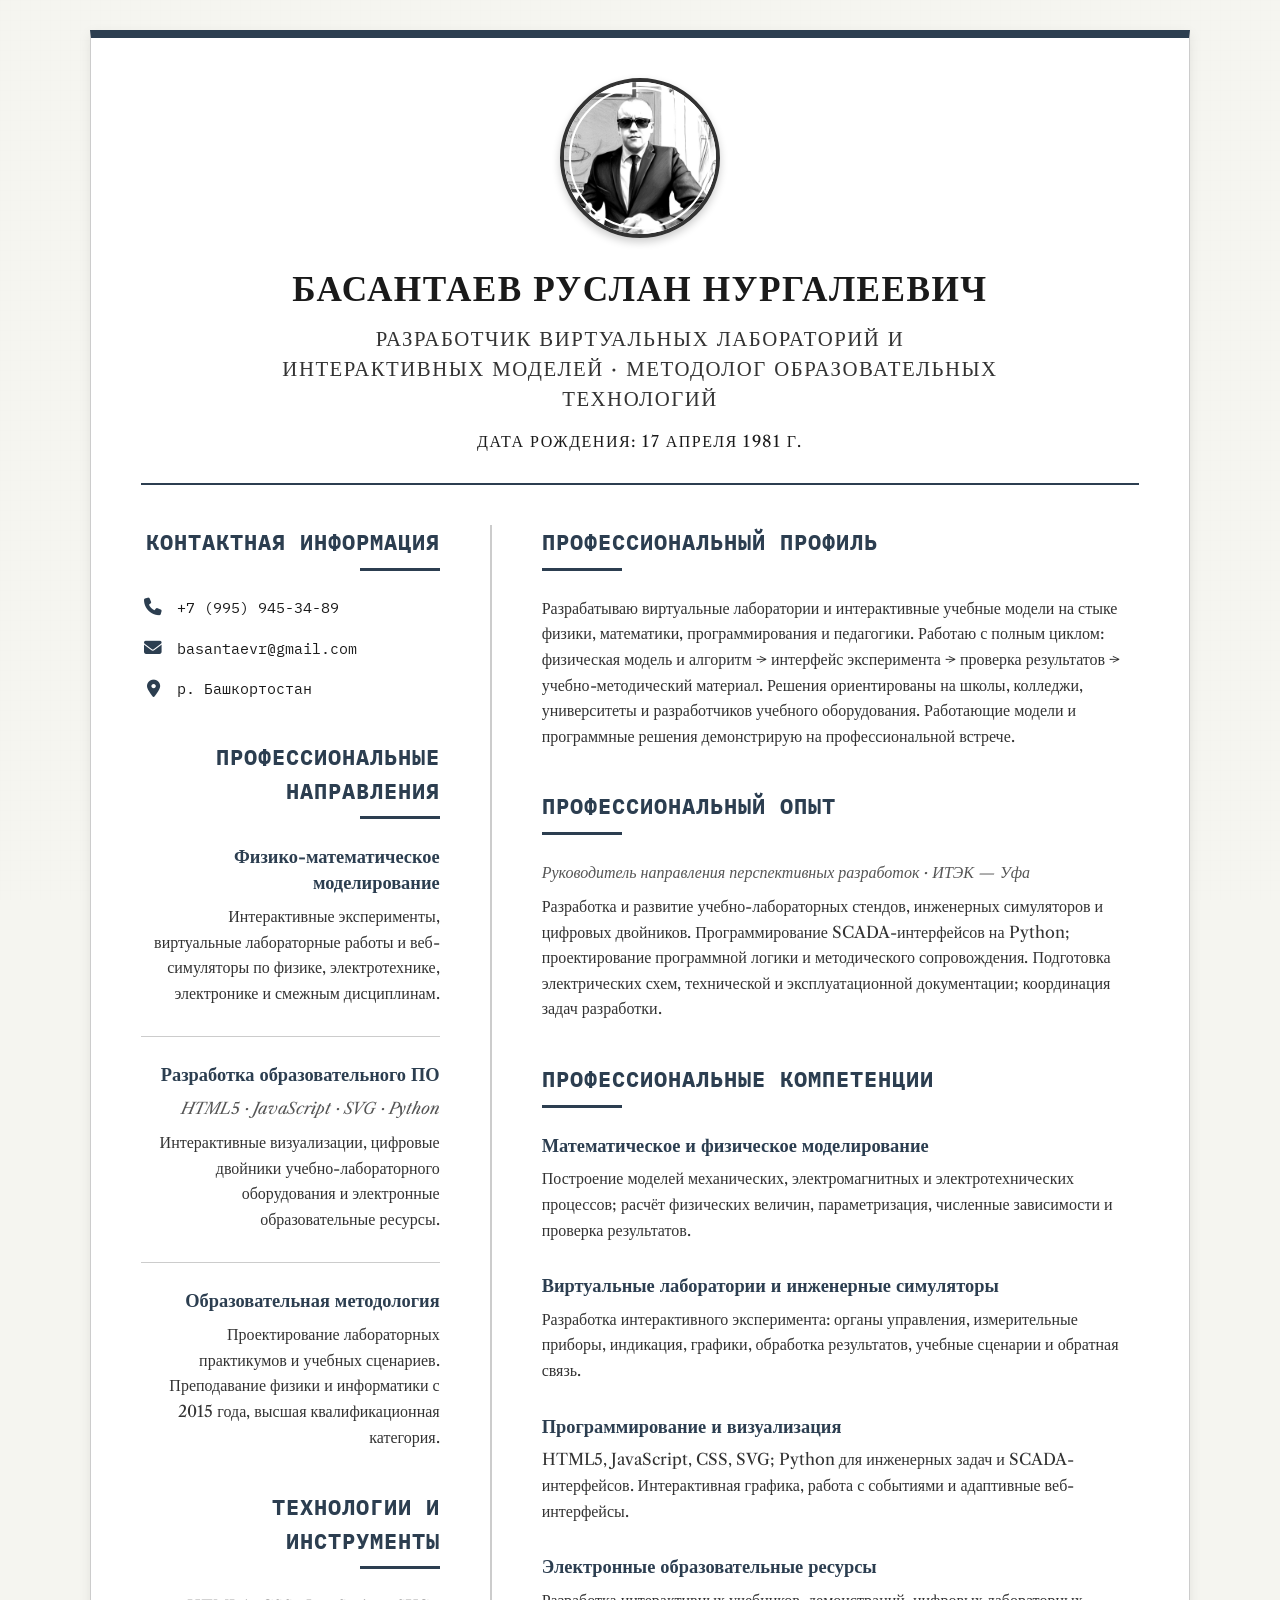
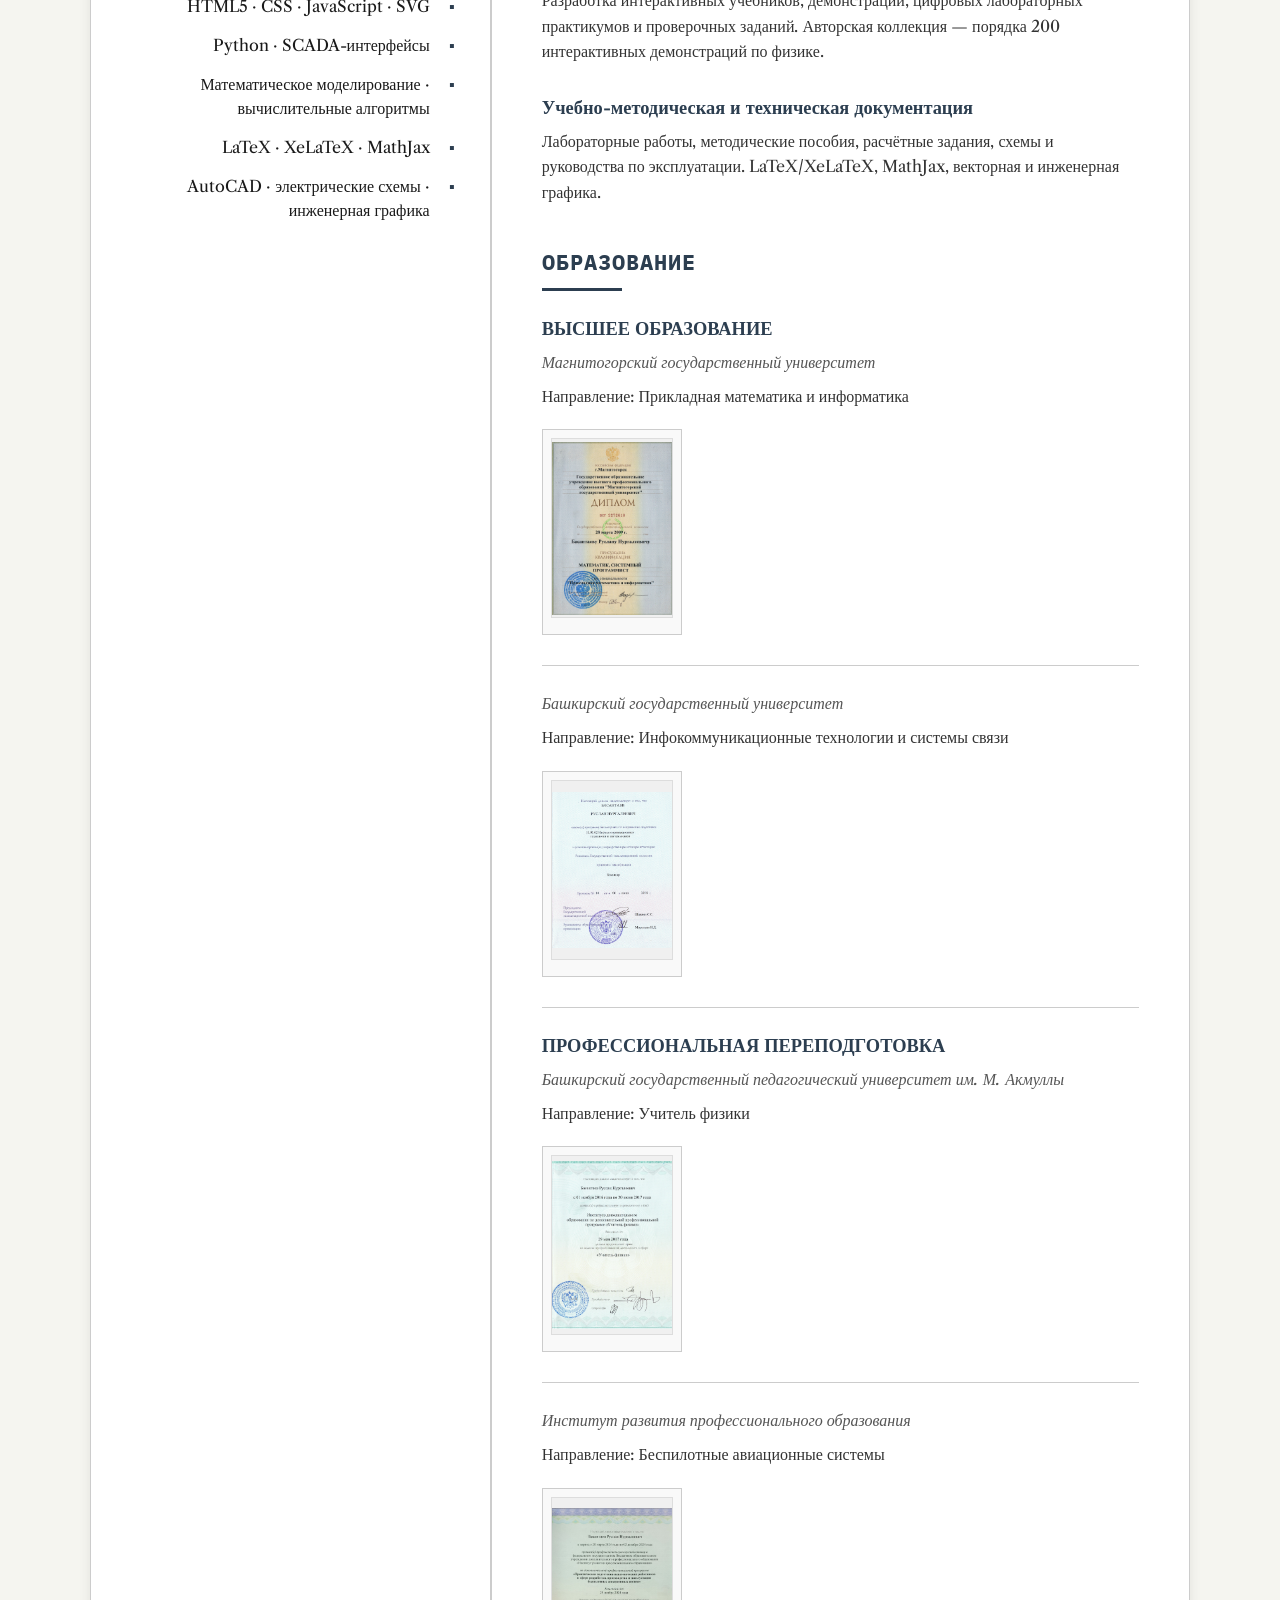
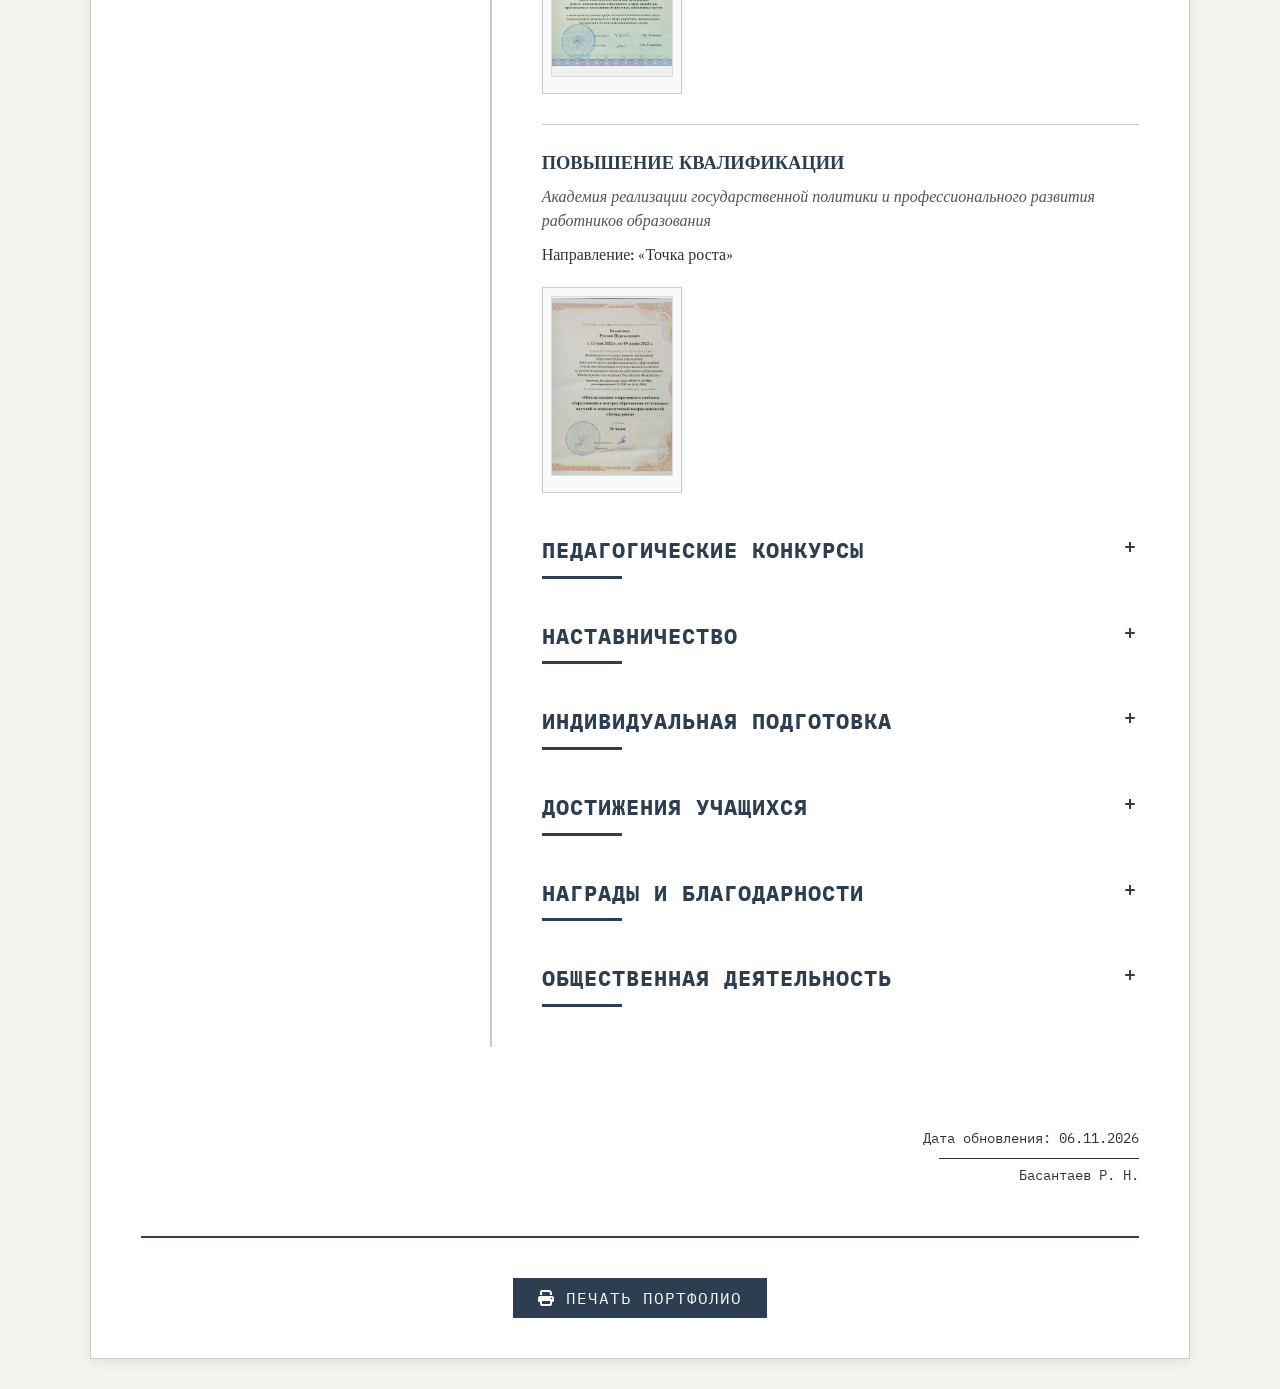
<file: resume1/index.html>
<!DOCTYPE html>

<html lang="ru">
<head>
<meta charset="utf-8"/>
<meta content="width=device-width, initial-scale=1.0" name="viewport"/>
<title>Резюме и портфолио | Басантаев Руслан Нургалеевич</title>
<link href="https://cdnjs.cloudflare.com/ajax/libs/font-awesome/6.4.0/css/all.min.css" rel="stylesheet"/>
<style>
        /* Шрифты */
        @import url('https://fonts.googleapis.com/css2?family=Libre+Caslon+Text:ital,wght@0,400;0,700;1,400&display=swap');
        @import url('https://fonts.googleapis.com/css2?family=IBM+Plex+Mono:wght@300;400;500&display=swap');
        
        * {
            margin: 0;
            padding: 0;
            box-sizing: border-box;
        }
        
        body {
            background-color: #f5f5f0;
            color: #1a1a1a;
            line-height: 1.5;
            font-family: 'Libre Caslon Text', 'Times New Roman', Times, serif;
            font-size: 16px;
            padding: 30px;
            position: relative;
        }
        
        /* Эффект бумаги */
        body:before {
            content: "";
            position: fixed;
            top: 0;
            left: 0;
            width: 100%;
            height: 100%;
            background-image: url('data:image/svg+xml;utf8,<svg width="100" height="100" xmlns="http://www.w3.org/2000/svg"><defs><pattern id="grid" width="10" height="10" patternUnits="userSpaceOnUse"><path d="M 10 0 L 0 0 0 10" fill="none" stroke="rgba(0,0,0,0.05)" stroke-width="0.5"/></pattern></defs><rect width="100%" height="100%" fill="url(%23grid)"/></svg>');
            opacity: 0.3;
            z-index: -1;
            pointer-events: none;
        }
        
        .resume-container {
            max-width: 1100px;
            margin: 0 auto;
            background-color: #ffffff;
            border: 1px solid #cccccc;
            box-shadow: 0 4px 12px rgba(0, 0, 0, 0.08);
            position: relative;
            padding: 40px 50px;
            border-top: 8px solid #2c3e50;
        }
        
        /* Секция с фото */
        .photo-section {
            text-align: center;
            margin-bottom: 40px;
            padding-bottom: 30px;
            border-bottom: 2px solid #2c3e50;
        }
        
        .photo-frame {
            width: 160px;
            height: 160px;
            border-radius: 50%;
            border: 4px solid #333333;
            margin: 0 auto 25px;
            overflow: hidden;
            box-shadow: 0 4px 8px rgba(0, 0, 0, 0.2);
            position: relative;
        }
        
        .photo-frame:before {
            content: "";
            position: absolute;
            top: 5px;
            left: 5px;
            right: 5px;
            bottom: 5px;
            border: 2px solid #ffffff;
            border-radius: 50%;
            z-index: 1;
        }
        
        .photo {
            width: 100%;
            height: 100%;
            object-fit: cover;
            filter: grayscale(30%);
        }
        
        .name-title {
            text-transform: uppercase;
            letter-spacing: 1.5px;
        }
        
        .name {
            font-size: 2.2rem;
            font-weight: 700;
            margin-bottom: 8px;
            color: #1a1a1a;
            font-family: 'Libre Caslon Text', 'Times New Roman', Times, serif;
        }
        
        .title {
            font-size: 1.3rem;
            font-weight: 400;
            color: #333333;
            margin-bottom: 15px;
            position: relative;
            display: inline-block;
            padding: 0 20px;
        }
        
        /* Основной контент */
        .content {
            display: flex;
            position: relative;
            margin-top: 20px;
        }
        
        /* Левая колонка */
        .left-column {
            flex: 1;
            padding-right: 50px;
            border-right: 2px solid #cccccc;
            text-align: right;
        }
        
        /* Правая колонка */
        .right-column {
            flex: 2;
            padding-left: 50px;
        }
        
        /* Секции */
        .section {
            margin-bottom: 40px;
            position: relative;
        }
        
        .section-title {
            font-size: 1.4rem;
            color: #2c3e50;
            margin-bottom: 25px;
            position: relative;
            padding-bottom: 12px;
            font-weight: 700;
            text-transform: uppercase;
            letter-spacing: 1px;
            font-family: 'IBM Plex Mono', 'Courier New', monospace;
        }
        
        .left-column .section-title {
            text-align: right;
        }
        
        .right-column .section-title {
            text-align: left;
        }
        
        .section-title:after {
            content: '';
            position: absolute;
            bottom: 0;
            height: 3px;
            background-color: #2c3e50;
        }
        
        .left-column .section-title:after {
            right: 0;
            width: 80px;
        }
        
        .right-column .section-title:after {
            left: 0;
            width: 80px;
        }
        
        /* Элементы в секциях */
        .item {
            margin-bottom: 30px;
            position: relative;
        }
        
        .item-title {
            font-weight: 700;
            font-size: 1.15rem;
            color: #2c3e50;
            margin-bottom: 8px;
            line-height: 1.4;
        }
        
        .item-subtitle {
            color: #555555;
            margin-bottom: 10px;
            font-style: italic;
        }
        
        .item-date {
            color: #2c3e50;
            font-size: 0.95rem;
            font-weight: 500;
            margin-bottom: 12px;
            font-family: 'IBM Plex Mono', 'Courier New', monospace;
        }
        
        .item-description {
            color: #333333;
            line-height: 1.6;
        }
        
        /* Контактная информация */
        .contact-info {
            list-style: none;
        }
        
        .contact-info li {
            margin-bottom: 18px;
            display: flex;
            align-items: center;
            justify-content: flex-end;
            font-family: 'IBM Plex Mono', 'Courier New', monospace;
            font-size: 0.95rem;
        }
        
        .left-column .contact-info li {
            flex-direction: row-reverse;
        }
        
        .contact-info i {
            color: #2c3e50;
            margin-left: 12px;
            font-size: 1.1rem;
            width: 24px;
            text-align: center;
        }
        
        .left-column .contact-info i {
            margin-left: 0;
            margin-right: 12px;
        }
        
        /* Навыки */
        .skill-list {
            list-style: none;
        }
        
        .skill-list li {
            margin-bottom: 15px;
            position: relative;
            padding-right: 10px;
        }
        
        .skill-list li:before {
            content: "▪";
            position: absolute;
            right: -15px;
            color: #2c3e50;
        }
        
        /* Достижения и награды */
        .achievement-list {
            list-style: none;
            counter-reset: achievement-counter;
            padding-left: 0;
        }
        
        .achievement-list li {
            margin-bottom: 18px;
            position: relative;
            padding-left: 35px;
            padding-right: 10px;
            counter-increment: achievement-counter;
        }
        
        .achievement-list li:before {
            content: counter(achievement-counter) ".";
            position: absolute;
            left: 0;
            top: 0;
            font-weight: 700;
            color: #2c3e50;
            font-family: 'IBM Plex Mono', 'Courier New', monospace;
            font-size: 1rem;
        }
        
        /* Галерея документов */
        .document-gallery {
            display: flex;
            flex-wrap: wrap;
            gap: 15px;
            margin-top: 20px;
        }
        
        .document-item {
            width: 140px;
            text-align: center;
            cursor: pointer;
            transition: transform 0.3s;
            border: 1px solid #cccccc;
            padding: 8px;
            background-color: #f9f9f9;
        }
        
        .document-item:hover {
            transform: translateY(-3px);
            box-shadow: 0 3px 8px rgba(0, 0, 0, 0.1);
        }
        
        .document-preview {
            width: 100%;
            height: 180px;
            background-color: #f0f0f0;
            display: flex;
            align-items: center;
            justify-content: center;
            margin-bottom: 8px;
            overflow: hidden;
            border: 1px solid #dddddd;
        }
        
        .document-preview img {
            max-width: 100%;
            max-height: 100%;
            object-fit: contain;
        }
        
        .document-name {
            font-size: 0.85rem;
            color: #555555;
            font-family: 'IBM Plex Mono', 'Courier New', monospace;
            line-height: 1.3;
        }
        
        /* Таблица достижений учеников */
        .achievements-table {
            width: 100%;
            border-collapse: collapse;
            margin-top: 20px;
            font-family: 'IBM Plex Mono', 'Courier New', monospace;
            font-size: 0.9rem;
        }
        
        .achievements-table th {
            background-color: #f0f0f0;
            border: 1px solid #cccccc;
            padding: 12px 15px;
            text-align: left;
            font-weight: 700;
            color: #2c3e50;
        }
        
        .achievements-table td {
            border: 1px solid #cccccc;
            padding: 12px 15px;
            vertical-align: top;
        }
        
        .achievements-table tr:nth-child(even) {
            background-color: #f9f9f9;
        }
        
        .achievements-table tr:hover {
            background-color: #f0f0f0;
        }
        
        /* Модальное окно для документов */
        .modal {
            display: none;
            position: fixed;
            z-index: 1000;
            left: 0;
            top: 0;
            width: 100%;
            height: 100%;
            background-color: rgba(0, 0, 0, 0.85);
            justify-content: center;
            align-items: center;
        }
        
        .modal-content {
            max-width: 90%;
            max-height: 90%;
            background-color: #ffffff;
            border-radius: 0;
            overflow: hidden;
            position: relative;
            border: 2px solid #2c3e50;
        }
        
        .modal-image {
            width: 100%;
            height: auto;
            display: block;
        }
        
        .close-modal {
            position: absolute;
            top: 10px;
            right: 15px;
            background-color: rgba(44, 62, 80, 0.8);
            color: white;
            border: none;
            width: 30px;
            height: 30px;
            font-size: 1.2rem;
            cursor: pointer;
            display: flex;
            align-items: center;
            justify-content: center;
            font-family: 'IBM Plex Mono', 'Courier New', monospace;
        }
        
        /* Адаптивность */
        @media (max-width: 992px) {
            .content {
                padding: 0 10px;
            }
            
            .left-column {
                padding-right: 30px;
            }
            
            .right-column {
                padding-left: 30px;
            }
            
            .resume-container {
                padding: 30px;
            }
        }
        
        @media (max-width: 768px) {
            .content {
                flex-direction: column;
            }
            
            .left-column {
                padding-right: 0;
                padding-bottom: 30px;
                border-right: none;
                border-bottom: 2px solid #cccccc;
                text-align: left;
            }
            
            .right-column {
                padding-left: 0;
                padding-top: 30px;
            }
            
            .left-column .section-title {
                text-align: left;
            }
            
            .left-column .section-title:after {
                left: 0;
                right: auto;
            }
            
            .contact-info li {
                justify-content: flex-start;
            }
            
            .left-column .contact-info li {
                flex-direction: row;
            }
            
            .left-column .contact-info i {
                margin-right: 12px;
                margin-left: 0;
            }
            
            .skill-list li:before {
                left: -15px;
                right: auto;
            }
            
            .name {
                font-size: 1.8rem;
            }
            
            .document-item {
                width: 120px;
            }
            
            body {
                padding: 15px;
            }
            
            .achievements-table {
                display: block;
                overflow-x: auto;
            }
        }
        
        @media (max-width: 480px) {
            .photo-section {
                margin-bottom: 30px;
            }
            
            .photo-frame {
                width: 140px;
                height: 140px;
            }
            
            .name {
                font-size: 1.6rem;
            }
            
            .title {
                font-size: 1.1rem;
            }
            
            .resume-container {
                padding: 25px 20px;
            }
            
            .section-title {
                font-size: 1.2rem;
            }
            
            .document-item {
                width: 100px;
            }
            
            .document-preview {
                height: 140px;
            }
        }
        
        /* Футер */
        footer {
            margin-top: 50px;
            padding-top: 25px;
            border-top: 2px solid #2c3e50;
            text-align: center;
            font-size: 0.9rem;
            color: #666666;
            font-family: 'IBM Plex Mono', 'Courier New', monospace;
        }
        
        .print-button {
            display: inline-block;
            background-color: #2c3e50;
            color: white;
            border: none;
            padding: 10px 25px;
            cursor: pointer;
            font-size: 1rem;
            margin-top: 15px;
            font-family: 'IBM Plex Mono', 'Courier New', monospace;
            letter-spacing: 1px;
            text-transform: uppercase;
        }
        
        .print-button:hover {
            background-color: #1a2530;
        }
        
        /* Разделители */
        .separator {
            height: 1px;
            background-color: #cccccc;
            margin: 25px 0;
            width: 100%;
        }
        
        /* Подпись */
        .signature {
            margin-top: 40px;
            text-align: right;
            font-family: 'IBM Plex Mono', 'Courier New', monospace;
            font-size: 0.9rem;
            color: #333333;
            position: relative;
            padding-top: 40px;
        }
        
        .signature-line {
            width: 200px;
            height: 1px;
            background-color: #333333;
            margin: 10px 0 5px auto;
        }
        
        /* Ссылки */
        a {
            color: #2c3e50;
            text-decoration: none;
            border-bottom: 1px dashed #2c3e50;
        }
        
        a:hover {
            border-bottom: 1px solid #2c3e50;
        }
    
/* Длинный профессиональный заголовок без изменения структуры макета */
.name-title .title { max-width: 760px; line-height: 1.45; }

/* Единое раскрытие дополнительных разделов — наследует авторские цвета и шрифты. */
.portfolio-details { margin: 0; padding: 0; }
.portfolio-summary { display: block; cursor: pointer; list-style: none; position: relative; }
.portfolio-summary::-webkit-details-marker { display: none; }
.portfolio-summary .section-title { padding-right: 32px; margin-bottom: 0; }
.portfolio-summary .section-title::before { content: "+"; position: absolute; right: 2px; top: 0; color: #2c3e50; font: 500 1.25rem/1.3 'IBM Plex Mono', monospace; }
.portfolio-details[open] .portfolio-summary .section-title::before { content: "−"; }
.portfolio-details[open] .portfolio-summary .section-title { margin-bottom: 22px; }
.portfolio-summary:focus-visible { outline: 2px solid #2c3e50; outline-offset: 5px; }
.portfolio-details > :not(summary) { animation: portfolio-reveal .18s ease-out; }
@keyframes portfolio-reveal { from { opacity: .65; } to { opacity: 1; } }
@media (prefers-reduced-motion: reduce) { .portfolio-details > :not(summary) { animation: none; } }
@media print { .portfolio-details > :not(summary) { display: block !important; } .portfolio-summary .section-title::before { display: none; } }
/* Только читабельность, без смены общего оформления. */
.item-description, .skill-list li, .achievement-list li { font-size: 1rem; }
.achievements-table { font-size: .9rem; }
.modal-content { max-width: 92vw; max-height: 92vh; overflow: visible; background: transparent; border: 0; }
.modal-image { max-width: 92vw; max-height: 90vh; width: auto; height: auto; object-fit: contain; background: white; }
.close-modal { z-index: 2; }
@media(max-width: 768px) { .portfolio-summary .section-title { padding-right: 38px; } }
</style>
<meta content="Профессиональное портфолио Руслана Нургалеевича Басантаева: виртуальные лаборатории, физико-математическое моделирование, интерактивные образовательные ресурсы, учебно-лабораторные стенды." name="description"/></head>
<body>
<div class="resume-container">
<section class="photo-section">
<div class="photo-frame">
<!-- Замените src на путь к вашему фото -->
<img alt="Фото Басантаева Руслана Нургалеевича" class="photo" src="0dVAI6hSGItsMBfYwSBEcs9InA6BLkmw3Iu_71qno-vrOnsrX89E6ayIf4yFvtEb_t-EjavZJ-L7IXu1hBf8FfgZ.jpg"/>
</div>
<div class="name-title">
<h1 class="name">Басантаев Руслан Нургалеевич</h1>
<p class="title">Разработчик виртуальных лабораторий и интерактивных моделей · Методолог образовательных технологий</p>
<p>Дата рождения: 17 апреля 1981 г.</p>
</div>
</section>
<section class="content">
<div class="left-column">
<div class="section">
<h2 class="section-title">КОНТАКТНАЯ ИНФОРМАЦИЯ</h2>
<ul class="contact-info">
<li>
<span>+7 (995) 945-34-89</span>
<i class="fas fa-phone"></i>
</li>
<li>
<span>basantaevr@gmail.com</span>
<i class="fas fa-envelope"></i>
</li>
<li>
<span>р. Башкортостан</span>
<i class="fas fa-map-marker-alt"></i>
</li>
</ul>
</div>
<div class="section">
<h2 class="section-title">ПРОФЕССИОНАЛЬНЫЕ НАПРАВЛЕНИЯ</h2>
<div class="item">
<div class="item-title">Физико-математическое моделирование</div>
<div class="item-description">Интерактивные эксперименты, виртуальные лабораторные работы и веб-симуляторы по физике, электротехнике, электронике и смежным дисциплинам.</div>
</div>
<div class="separator"></div>
<div class="item">
<div class="item-title">Разработка образовательного ПО</div>
<div class="item-subtitle">HTML5 · JavaScript · SVG · Python</div>
<div class="item-description">Интерактивные визуализации, цифровые двойники учебно-лабораторного оборудования и электронные образовательные ресурсы.</div>
</div>
<div class="separator"></div>
<div class="item">
<div class="item-title">Образовательная методология</div>
<div class="item-description">Проектирование лабораторных практикумов и учебных сценариев. Преподавание физики и информатики с 2015 года, высшая квалификационная категория.</div>
</div></div>
<!--<div class="section">
                    <h2 class="section-title">СЛУЖБА В АРМИИ</h2>
                    <div class="item">
                        <div class="item-description">
                            Участник в СВО<br>
                            Старшина инженерно-саперной роты<br>
                            Гвардии сержант инженерно-сапёрных войск
                        </div>
                    </div>
                </div>-->
<div class="section">
<h2 class="section-title">ТЕХНОЛОГИИ И ИНСТРУМЕНТЫ</h2>
<ul class="skill-list"><li>HTML5 · CSS · JavaScript · SVG</li><li>Python · SCADA-интерфейсы</li><li>Математическое моделирование · вычислительные алгоритмы</li><li>LaTeX · XeLaTeX · MathJax</li><li>AutoCAD · электрические схемы · инженерная графика</li></ul></div>
</div>
<div class="right-column">
<div class="section">
<h2 class="section-title">ПРОФЕССИОНАЛЬНЫЙ ПРОФИЛЬ</h2>
<div class="item-description">Разрабатываю виртуальные лаборатории и интерактивные учебные модели на стыке физики, математики, программирования и педагогики. Работаю с полным циклом: физическая модель и алгоритм → интерфейс эксперимента → проверка результатов → учебно-методический материал. Решения ориентированы на школы, колледжи, университеты и разработчиков учебного оборудования. Работающие модели и программные решения демонстрирую на профессиональной встрече.</div>
</div><div class="section">
<h2 class="section-title">ПРОФЕССИОНАЛЬНЫЙ ОПЫТ</h2>
<div class="item">
<div class="item-subtitle">Руководитель направления перспективных разработок · ИТЭК — Уфа</div>
<div class="item-description">Разработка и развитие учебно-лабораторных стендов, инженерных симуляторов и цифровых двойников. Программирование SCADA-интерфейсов на Python; проектирование программной логики и методического сопровождения. Подготовка электрических схем, технической и эксплуатационной документации; координация задач разработки.</div>
</div>
</div><div class="section"><h2 class="section-title">ПРОФЕССИОНАЛЬНЫЕ КОМПЕТЕНЦИИ</h2><div class="item"><div class="item-title">Математическое и физическое моделирование</div><div class="item-description">Построение моделей механических, электромагнитных и электротехнических процессов; расчёт физических величин, параметризация, численные зависимости и проверка результатов.</div></div><div class="item"><div class="item-title">Виртуальные лаборатории и инженерные симуляторы</div><div class="item-description">Разработка интерактивного эксперимента: органы управления, измерительные приборы, индикация, графики, обработка результатов, учебные сценарии и обратная связь.</div></div><div class="item"><div class="item-title">Программирование и визуализация</div><div class="item-description">HTML5, JavaScript, CSS, SVG; Python для инженерных задач и SCADA-интерфейсов. Интерактивная графика, работа с событиями и адаптивные веб-интерфейсы.</div></div><div class="item"><div class="item-title">Электронные образовательные ресурсы</div><div class="item-description">Разработка интерактивных учебников, демонстраций, цифровых лабораторных практикумов и проверочных заданий. Авторская коллекция — порядка 200 интерактивных демонстраций по физике.</div></div><div class="item"><div class="item-title">Учебно-методическая и техническая документация</div><div class="item-description">Лабораторные работы, методические пособия, расчётные задания, схемы и руководства по эксплуатации. LaTeX/XeLaTeX, MathJax, векторная и инженерная графика.</div></div></div><div class="section">
<h2 class="section-title">ОБРАЗОВАНИЕ</h2>
<div class="item">
<div class="item-title">ВЫСШЕЕ ОБРАЗОВАНИЕ</div>
<div class="item-subtitle">Магнитогорский государственный университет</div>
<div class="item-description">
                            Направление: Прикладная математика и информатика
                        </div>
<!-- Галерея документов -->
<div class="document-gallery">
<div class="document-item" onclick="openModal('./img/dip1.jpg')">
<div class="document-preview">
<img alt="Диплом МГУ" src="./img/dip1.jpg"/>
</div>
</div>
</div>
</div>
<div class="separator"></div>
<div class="item">
<div class="item-subtitle">Башкирский государственный университет</div>
<div class="item-description">
                            Направление: Инфокоммуникационные технологии и системы связи
                        </div>
<!-- Галерея документов -->
<div class="document-gallery">
<div class="document-item" onclick="openModal('./img/dip2.jpg')">
<div class="document-preview">
<img alt="Диплом БашГУ" src="./img/dip2.jpg"/>
</div>
</div>
</div>
</div>
<div class="separator"></div>
<div class="item">
<div class="item-title">ПРОФЕССИОНАЛЬНАЯ ПЕРЕПОДГОТОВКА</div>
<div class="item-subtitle">Башкирский государственный педагогический университет им. М. Акмуллы</div>
<div class="item-description">
                            Направление: Учитель физики
                        </div>
<!-- Галерея документов -->
<div class="document-gallery">
<div class="document-item" onclick="openModal('./img/dip3.jpg')">
<div class="document-preview">
<img alt="Диплом переподготовки" src="./img/dip3.jpg"/>
</div>
</div>
</div>
</div>
<div class="separator"></div>
<div class="item">
<div class="item-subtitle">Институт развития профессионального образования</div>
<div class="item-description">
                            Направление: Беспилотные авиационные системы
                        </div>
<!-- Галерея документов -->
<div class="document-gallery">
<div class="document-item" onclick="openModal('./img/dip4.jpg')">
<div class="document-preview">
<img alt="Диплом БАС" src="./img/dip4.jpg"/>
</div>
</div>
</div>
</div>
<div class="separator"></div>
<div class="item">
<div class="item-title">ПОВЫШЕНИЕ КВАЛИФИКАЦИИ</div>
<div class="item-subtitle">Академия реализации государственной политики и профессионального развития работников образования</div>
<div class="item-description">
                            Направление: «Точка роста»
                        </div>
<!-- Галерея документов -->
<div class="document-gallery">
<div class="document-item" onclick="openModal('./img/dip5.jpg')">
<div class="document-preview">
<img alt="Удостоверение" src="./img/dip5.jpg"/>
</div>
</div>
</div>
</div>
</div>
<div class="section"><details class="portfolio-details"><summary aria-label="Открыть или свернуть: педагогические конкурсы" class="portfolio-summary"><h2 class="section-title">ПЕДАГОГИЧЕСКИЕ КОНКУРСЫ</h2></summary>

                    Диплом II степени на региональном конкурсе педагогического мастерства Magister posterum / Учитель будущего 
                            <br/><br/>
<!-- Галерея документов репетиторства -->
<div class="document-gallery">
<div class="document-item" onclick="openModal('./img/magister.jpg')">
<div class="document-preview">
<img alt="Стобальница 2019" src="./img/magister.jpg"/>
</div>
</div>
</div>
</details></div>
<div class="section"><details class="portfolio-details"><summary aria-label="Открыть или свернуть: наставничество" class="portfolio-summary"><h2 class="section-title">НАСТАВНИЧЕСТВО</h2></summary>

<ul class="achievement-list">
<li>Наставник магистранта МФТИ - ЗОЛОТОГО МЕДАЛИСТА Всероссийской олимпиады студентов «Я-профессионал»</li>
</ul>
<!-- Галерея документов общественных наград -->
<div class="document-gallery">
<div class="document-item" onclick="openModal('./img/linar1.PNG')">
<div class="document-preview">
<img alt="Почетная грамота" src="./img/linar1.PNG"/>
</div>
</div>
<div class="document-item" onclick="openModal('./img/linar.PNG')">
<div class="document-preview">
<img alt="Диплом Отец года" src="./img/linar.PNG"/>
</div>
</div>
<div class="document-item" onclick="openModal('./img/linar2.PNG')">
<div class="document-preview">
<img alt="Благодарность" src="./img/linar2.PNG"/>
</div>
</div>
</div>
</details></div>
<div class="section"><details class="portfolio-details"><summary aria-label="Открыть или свернуть: индивидуальная подготовка" class="portfolio-summary"><h2 class="section-title">ИНДИВИДУАЛЬНАЯ ПОДГОТОВКА</h2></summary>

                    100 баллов на ЕГЭ
                            <br/><br/>
<!-- Галерея документов репетиторства -->
<div class="document-gallery">
<div class="document-item" onclick="openModal('./img/katya.PNG')">
<div class="document-preview">
<img alt="Стобальница 2019" src="./img/katya.PNG"/>
</div>
</div>
</div>
<div class="item">
<div class="item-description">
<a href="https://www.bashinform.ru/news/social/2018-07-04/layfhak-stoballnits-iz-bashkirii-kak-my-sdali-ege-po-fizike-na-100-ballov-2157992" target="_blank">Ссылка на статью о достижении</a>
</div>
</div>
</details></div>
<div class="section"><details class="portfolio-details"><summary aria-label="Открыть или свернуть: достижения учащихся" class="portfolio-summary"><h2 class="section-title">ДОСТИЖЕНИЯ УЧАЩИХСЯ</h2></summary>

<table class="achievements-table">
<thead>
<tr>
<th>Достижение</th>
<th>Год</th>
<th>Документ</th>
</tr>
</thead>
<tbody>
<tr>
<td>Призер XXIV Научно-практической конференции школьников «Познание и творчество»</td>
<td>2020 г., Уфа</td>
<td>
<div class="document-item" onclick="openModal('./img/egorka.jpeg')">
<div class="document-preview">
<img alt="Призер конференции" src="./img/egorka.jpeg"/>
</div>
</div>
</td>
</tr>
<tr>
<td>Победитель Республиканского этапа Всероссийской олимпиады учебно-исследовательских проектов детей и молодежи «Созвездие — 2020»</td>
<td>2019 г., Уфа</td>
<td>
<div class="document-item" onclick="openModal('./img/lev1_1.PNG')">
<div class="document-preview">
<img alt="Победитель Созвездие" src="./img/lev1.PNG"/>
</div>
</div>
</td>
</tr>
<tr>
<td>Победители  Научно-практической конференции школьников «Завтра начинается сегодня» в номинации «Физика», Орджоникидзевского района г. Уфа</td>
<td>2019 г., Уфа</td>
<td>
<div class="document-item" onclick="openModal('./img/ilia_artur.PNG')">
<div class="document-preview">
<img alt="Победитель физика" src="./img/ilia_artur.PNG"/>
</div>
</div>
</td>
</tr>
<tr>
<td>Победитель  Научно-практической конференции школьников «Завтра начинается сегодня» в номинации «Наука и техника», Орджоникидзевского района г. Уфа</td>
<td>2019 г., Уфа</td>
<td>
<div class="document-item" onclick="openModal('./img/lev3.PNG')">
<div class="document-preview">
<img alt="Победитель наука и техника" src="./img/lev3.PNG"/>
</div>
</div>
</td>
</tr>
<tr>
<td>Призер  Научно-практической конференции школьников «Завтра начинается сегодня» в номинации «Наука и техника», Орджоникидзевского района г. Уфа</td>
<td>2019 г., Уфа</td>
<td>
<div class="document-item" onclick="openModal('./img/kamilla.PNG')">
<div class="document-preview">
<img alt="Призер физика" src="./img/kamilla.PNG"/>
</div>
</div>
</td>
</tr>
<tr>
<td>Призер муниципального этапа Всероссийской олимпиады школьников по физике</td>
<td>2019 г., Уфа</td>
<td>
<a href="./xls/fisica_olimp_ufa.xls">Ссылка на документ</a>
</td>
</tr>
<tr>
<td>Призер муниципального этапа Всероссийской олимпиады школьников по астрономии</td>
<td>2019 г., Уфа</td>
<td>
<a href="./xls/astro.xls">Ссылка на документ</a>
</td>
</tr>
<tr>
<td>Победитель международной конференции молодых ученых «Актуальные проблемы науки и техники» УГНТУ</td>
<td>2018-2019 гг., Уфа</td>
<td>
<div class="document-item" onclick="openModal('./img/6.linar_ugntu.jpg')">
<div class="document-preview">
<img alt="Победители УГНТУ" src="./img/6.linar_ugntu.jpg"/>
</div>
</div>
</td>
</tr>
<tr>
<td>Призер международной конференции молодых ученых «Актуальные проблемы науки и техники» УГНТУ</td>
<td>2018-2019 гг., Уфа</td>
<td>
<div class="document-item" onclick="openModal('./img/angelina.jpg')">
<div class="document-preview">
<img alt="Победители УГНТУ" src="./img/angelina.jpg"/>
</div>
</div>
</td>
</tr>
<tr>
<td>Призер Научно-практической конференции школьников «Интеллект будущего»</td>
<td>2019 г., Белебей</td>
<td>
<div class="document-item" onclick="openModal('./img/kasim.jpg')">
<div class="document-preview">
<img alt="Призер Интеллект будущего" src="./img/kasim.jpg"/>
</div>
</div>
</td>
</tr>
<tr>
<td>Призер муниципального этапа Всероссийской олимпиады школьников по информатике</td>
<td>2019 г., Белебей</td>
<td>
<a href="./img/infa_olimp.jpg">Ссылка на документ</a>
</td>
</tr>
<tr>
<td>Призер республиканского конкурса работ по информационным технологиям «КРИТ-2018»</td>
<td>2018 г., Уфа</td>
<td>
<div class="document-item" onclick="openModal('./img/krit.jpg')">
<div class="document-preview">
<img alt="Призер КРИТ-2018" src="./img/krit.jpg"/>
</div>
</div>
</td>
</tr>
<tr>
<td>Два призера Конкурса научных и творческих проектов по физике СФ БашГУ</td>
<td>2018 г., Стерлитамак</td>
<td>
<div class="document-item" onclick="openModal('./img/sterlik.jpg')">
<div class="document-preview">
<img alt="Призеры физика БашГУ" src="./img/sterlik.jpg"/>
</div>
</div>
</td>
</tr>
<tr>
<td>Победители и призеры муниципальных этапов Кубка имени Ю.А. Гагарина</td>
<td>2018 г., Белебей</td>
<td>
<div class="document-item" onclick="openModal('./img/gagarin.jpg')">
<div class="document-preview">
<img alt="Призер Гагарин" src="./img/gagarin.jpg"/>
</div>
</div>
</td>
</tr>
<tr>
<td>Призер муниципального этапа Всероссийской олимпиады школьников по информатике</td>
<td>2016 г., Белебей</td>
<td>
<div class="document-item" onclick="openModal('./img/holkin.jpg')">
<div class="document-preview">
<img alt="Призер информатика" src="./img/holkin.jpg"/>
</div>
</div>
</td>
</tr>
</tbody>
</table>
</details></div>
<div class="section"><details class="portfolio-details"><summary aria-label="Открыть или свернуть: награды и благодарности" class="portfolio-summary"><h2 class="section-title">НАГРАДЫ И БЛАГОДАРНОСТИ</h2></summary>

<ul class="achievement-list">
<li>Диплом лауреата общественной награды «Отцовская доблесть» — звание «Отец года»</li>
<li>Почётная грамота главы муниципального района за заслуги в области просвещения</li>
<li>Благодарность Управления образования за подготовку конкурсанта на звание «Учитель года Республики Башкортостан»</li>
</ul>
<!-- Галерея документов общественных наград -->
<div class="document-gallery">
<div class="document-item" onclick="openModal('./img/dip6.jpg')">
<div class="document-preview">
<img alt="Диплом Отец года" src="./img/dip6.jpg"/>
</div>
</div>
<div class="document-item" onclick="openModal('./img/IMG_20230505_165233.jpg')">
<div class="document-preview">
<img alt="Почетная грамота" src="./img/IMG_20230505_165233.jpg"/>
</div>
</div>
<div class="document-item" onclick="openModal('./img/mku.jpg')">
<div class="document-preview">
<img alt="Благодарность" src="./img/mku.jpg"/>
</div>
</div>
</div>
</details></div>
<div class="section"><details class="portfolio-details"><summary aria-label="Открыть или свернуть: общественная деятельность" class="portfolio-summary"><h2 class="section-title">ОБЩЕСТВЕННАЯ ДЕЯТЕЛЬНОСТЬ</h2></summary>

<div class="item-description">
                        Активное участие в волонтерских проектах и общественной деятельности
                    </div>
<!-- Галерея документов волонтерской деятельности -->
<div class="document-gallery">
<div class="document-item" onclick="openModal('./img/vol.jpg')">
<div class="document-preview">
<img alt="Волонтерская деятельность" src="./img/vol.jpg"/>
</div>
</div>
<div class="document-item" onclick="openModal('./img/vol2.jpg')">
<div class="document-preview">
<img alt="Волонтерская деятельность" src="./img/vol2.jpg"/>
</div>
</div>
</div>
</details></div>
</div>
</section>
<!-- Подпись -->
<div class="signature">
<div>Дата обновления: 06.11.2026</div>
<div class="signature-line"></div>
<div>Басантаев Р. Н.</div>
</div>
<!-- Модальное окно для просмотра документов -->
<footer>
<button class="print-button" onclick="window.print()">
<i class="fas fa-print"></i> Печать портфолио
            </button>
</footer>
</div>
<script>
(() => {
  const modal = document.getElementById('documentModal');
  const modalImage = document.getElementById('modalImage');
  let previousFocus = null;
  window.openModal = function(src) {
    previousFocus = document.activeElement;
    modalImage.src = src;
    modal.style.display = 'flex';
    modal.setAttribute('aria-hidden','false');
    document.body.style.overflow = 'hidden';
    modal.querySelector('.close-modal').focus();
  };
  window.closeModal = function() {
    modal.style.display = 'none';
    modal.setAttribute('aria-hidden','true');
    modalImage.removeAttribute('src');
    document.body.style.overflow = '';
    if (previousFocus && previousFocus.focus) previousFocus.focus();
  };
  modal.addEventListener('click', e => { if (e.target === modal) window.closeModal(); });
  document.addEventListener('keydown', e => { if (e.key === 'Escape' && modal.style.display === 'flex') window.closeModal(); });
  document.querySelectorAll('.document-item[onclick]').forEach(node => {
    node.setAttribute('role','button'); node.setAttribute('tabindex','0');
    node.setAttribute('aria-label','Увеличить документ');
    node.addEventListener('keydown',e => { if(e.key === 'Enter' || e.key === ' ') { e.preventDefault(); node.click(); } });
  });
  // In print, show details' content without mutating their on-screen state.
  window.addEventListener('beforeprint', () => document.querySelectorAll('details.portfolio-details').forEach(d => { d.dataset.wasOpen = d.open ? 'yes':'no'; d.open = true; }));
  window.addEventListener('afterprint', () => document.querySelectorAll('details.portfolio-details').forEach(d => { if(d.dataset.wasOpen === 'no') d.open = false; delete d.dataset.wasOpen; }));
})();
</script>
<div aria-hidden="true" aria-label="Просмотр документа" aria-modal="true" class="modal" id="documentModal" role="dialog"><div class="modal-content"><button aria-label="Закрыть документ" class="close-modal" onclick="closeModal()" type="button">×</button><img alt="Увеличенный документ" class="modal-image" id="modalImage"/></div></div></body>
</html>
</file>
